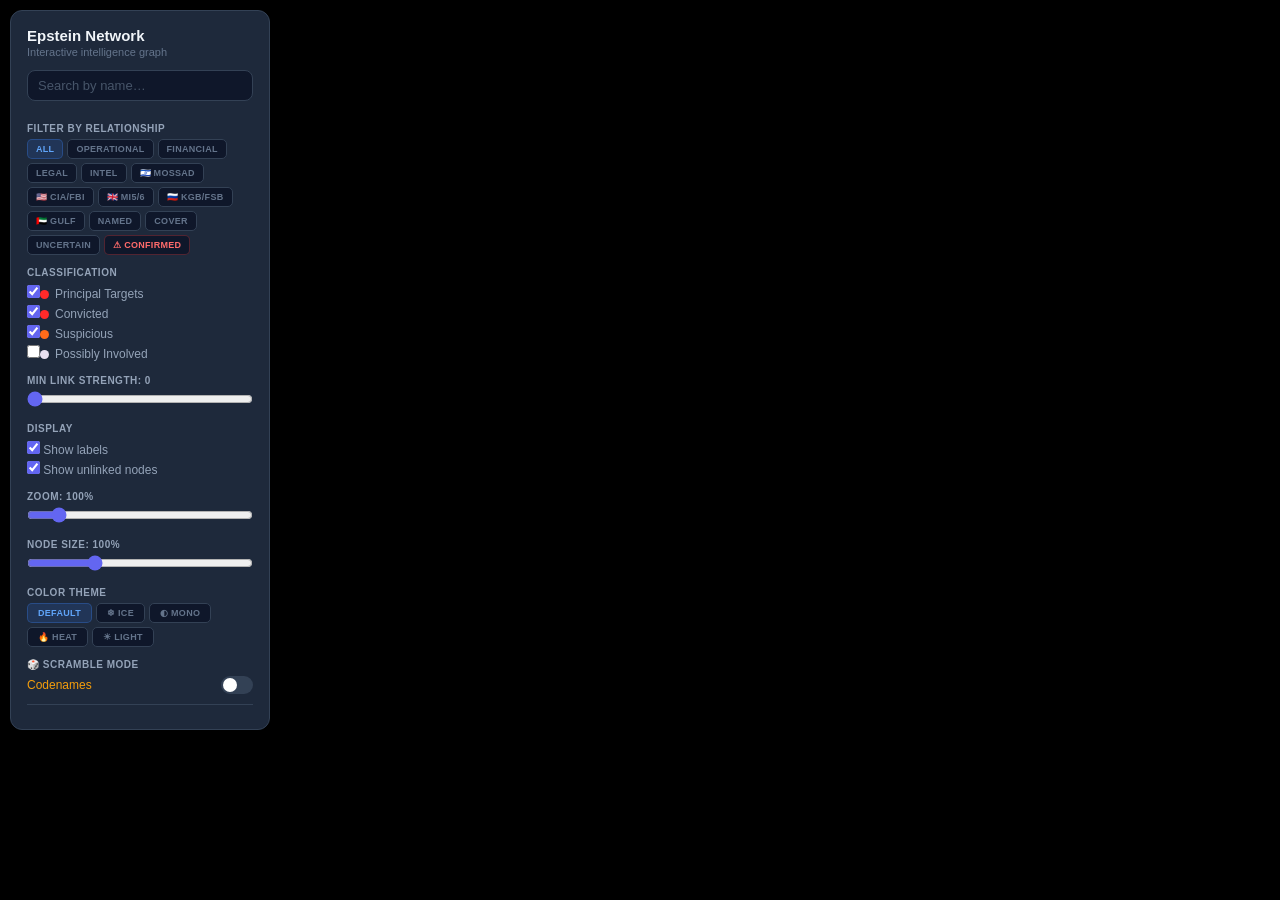
<file: index.html>
<!DOCTYPE html>
<html lang="en">
<head>
<meta charset="UTF-8">
<meta name="viewport" content="width=device-width, initial-scale=1">
<title>Epstein Network Graph</title>
<link rel="stylesheet" href="app.css?v=35">
</head>
<body>

<div id="controls">
  <h1 id="ctrl-title">Epstein Network</h1>
  <div class="sub" id="ctrl-sub">Interactive intelligence graph</div>
  <input type="text" id="search" placeholder="Search by name…">

  <h2 id="ctrl-filter-h">Filter by relationship</h2>
  <div class="cat-buttons" id="cat-buttons">
    <button class="cat-btn active"  data-cat="all">All</button>
    <button class="cat-btn"         data-cat="operational">Operational</button>
    <button class="cat-btn"         data-cat="financial">Financial</button>
    <button class="cat-btn"         data-cat="legal">Legal</button>
    <button class="cat-btn"         data-cat="intel">Intel</button>
    <button class="cat-btn"         data-cat="intel_il">🇮🇱 Mossad</button>
    <button class="cat-btn"         data-cat="intel_us">🇺🇸 CIA/FBI</button>
    <button class="cat-btn"         data-cat="intel_uk">🇬🇧 MI5/6</button>
    <button class="cat-btn"         data-cat="intel_ru">🇷🇺 KGB/FSB</button>
    <button class="cat-btn"         data-cat="intel_ae">🇦🇪 Gulf</button>
    <button class="cat-btn"         data-cat="named">Named</button>
    <button class="cat-btn"         data-cat="cover">Cover</button>
    <button class="cat-btn"         data-cat="uncertain">Uncertain</button>
    <button class="cat-btn conf-btn" data-cat="confirmed">⚠ Confirmed</button>
  </div>

  <h2>Classification</h2>
  <label><input type="checkbox" class="tf" value="center"    checked><span class="dot dot-center"    style="background:#ff2a2a"></span>Principal Targets</label>
  <label><input type="checkbox" class="tf" value="convicted" checked><span class="dot dot-convicted" style="background:#ff2a2a"></span>Convicted</label>
  <label><input type="checkbox" class="tf" value="suspicious" checked><span class="dot dot-suspicious" style="background:#ff6b1a"></span>Suspicious</label>
  <label><input type="checkbox" class="tf" value="possibly"><span class="dot dot-possibly" style="background:#e8e0f0"></span>Possibly Involved</label>

  <h2>Min link strength: <span id="sv">0</span></h2>
  <input type="range" id="str" min="0" max="1" step="0.1" value="0">

  <h2>Display</h2>
  <label><input type="checkbox" id="labels" checked> Show labels</label>
  <label><input type="checkbox" id="orphans" checked> Show unlinked nodes</label>

  <h2>Zoom: <span id="zv">100</span>%</h2>
  <input type="range" id="zoom-slider" min="10" max="800" step="1" value="100">

  <h2>Node Size: <span id="nsv">100</span>%</h2>
  <input type="range" id="node-size-slider" min="20" max="300" step="5" value="100">

  <h2>Color Theme</h2>
  <div class="theme-row" id="theme-buttons">
    <button class="theme-btn active" data-theme="default">Default</button>
    <button class="theme-btn"        data-theme="ice">❄ Ice</button>
    <button class="theme-btn"        data-theme="mono">◐ Mono</button>
    <button class="theme-btn"        data-theme="heat">🔥 Heat</button>
    <button class="theme-btn"        data-theme="light">☀ Light</button>
  </div>

  <h2>🎲 Scramble Mode</h2>
  <div id="scramble-row">
    <label style="color:#f59e0b;font-size:12px">Codenames</label>
    <input type="checkbox" id="scramble-toggle">
  </div>

  <div id="stats"></div>
</div>

<div id="tip"></div>

<div id="dos">
  <div class="cls-banner" id="dos-banner">NETWORK INTELLIGENCE DOSSIER — RESTRICTED</div>
  <div id="dos-hdr">
    <button id="dos-x">✕</button>
    <div id="dos-name"></div>
    <div id="dos-role"></div>
    <div style="display:flex;gap:5px;flex-wrap:wrap;align-items:center;margin-top:6px">
      <span id="dos-status"></span>
      <span id="dos-nw"></span>
    </div>
  </div>
  <div id="dos-body"></div>
</div>

<canvas id="graph"></canvas>

<script src="https://d3js.org/d3.v7.min.js"></script>
<script src="list.js?v=35"></script>
<script src="list2.js?v=35"></script>
<script src="dates.js?v=4"></script>
<script src="writeups.js?v=4"></script>
<script src="app.js?v=35"></script>
</body>
</html>
</file>
<file: app.css>
/* ═══════════════════════════════════════════════════════
   DESIGN TOKENS
   Theme-aware CSS custom properties. Dark-mode defaults;
   body.light-mode overrides flip the values.
   ═══════════════════════════════════════════════════════ */
:root {
  --bg:             #0f172a;
  --bg-panel:       #1e293b;
  --bg-inset:       #0f172a;   /* inputs, li items, close-btn bg */
  --border:         #334155;
  --text-h:         #f1f5f9;
  --text-body:      #cbd5e1;
  --text-sub:       #94a3b8;
  --text-dim:       #64748b;
  --text-label:     #475569;
  --accent:         #6366f1;
  --accent-alt:     #818cf8;   /* dossier section headings */
  --btn-act-bg:     rgba(59,130,246,0.15);
  --btn-act-c:      #60a5fa;
  --btn-act-b:      rgba(59,130,246,0.3);
  --scrollbar:      #334155;
  --grid:           rgba(148,163,184,0.04);
  --ds-h-border:    #1e293b;
  --li-hover-bg:    #1e293b;
  --li-hover-b:     #818cf8;
  --nw-bg:          rgba(34,197,94,0.1);
  --nw-c:           #4ade80;
  --nw-border:      rgba(34,197,94,0.2);
}

body.light-mode {
  --bg:             #f8fafc;
  --bg-panel:       #ffffff;
  --bg-inset:       #f8fafc;
  --border:         #e2e8f0;
  --text-h:         #0f172a;
  --text-body:      #475569;
  --text-sub:       #64748b;
  --text-dim:       #94a3b8;
  --text-label:     #475569;
  --accent:         #3b82f6;
  --accent-alt:     #3b82f6;
  --btn-act-bg:     rgba(59,130,246,0.08);
  --btn-act-c:      #2563eb;
  --btn-act-b:      rgba(59,130,246,0.3);
  --scrollbar:      #cbd5e1;
  --grid:           rgba(148,163,184,0.08);
  --ds-h-border:    #f1f5f9;
  --li-hover-bg:    #f1f5f9;
  --li-hover-b:     #3b82f6;
  --nw-bg:          rgba(34,197,94,0.06);
  --nw-c:           #16a34a;
  --nw-border:      rgba(34,197,94,0.15);
}

/* ═══════════════════════════════════════════════════════
   RESET & BASE
   ═══════════════════════════════════════════════════════ */
* { margin: 0; padding: 0; box-sizing: border-box; }

body {
  background: var(--bg);
  font-family: -apple-system, BlinkMacSystemFont, 'Segoe UI', sans-serif;
  overflow: hidden;
  color: var(--text-body);
  background-image:
    linear-gradient(var(--grid) 1px, transparent 1px),
    linear-gradient(90deg, var(--grid) 1px, transparent 1px);
  background-size: 40px 40px;
}

/* ═══════════════════════════════════════════════════════
   CONTROLS PANEL
   ═══════════════════════════════════════════════════════ */
#controls {
  position: fixed;
  top: 10px;
  left: 10px;
  background: var(--bg-panel);
  border: 1px solid var(--border);
  border-radius: 12px;
  padding: 16px;
  z-index: 10;
  width: 260px;
  max-height: 95vh;
  overflow-y: auto;
  box-shadow: 0 4px 6px -1px rgba(0,0,0,0.3);
}

body.light-mode #controls { box-shadow: 0 4px 12px -1px rgba(0,0,0,0.08); }

#controls::-webkit-scrollbar       { width: 4px; }
#controls::-webkit-scrollbar-thumb { background: var(--scrollbar); border-radius: 2px; }

#controls h1 {
  font-size: 15px;
  color: var(--text-h);
  margin-bottom: 2px;
  font-weight: 700;
}

#controls .sub {
  font-size: 11px;
  color: var(--text-dim);
  margin-bottom: 12px;
}

body.light-mode #controls .sub { color: var(--text-dim); }

#controls h2 {
  font-size: 10px;
  color: var(--text-sub);
  margin: 12px 0 5px;
  text-transform: uppercase;
  letter-spacing: 0.5px;
  font-weight: 600;
}

#controls label {
  display: block;
  font-size: 12px;
  padding: 2px 0;
  cursor: pointer;
  color: var(--text-sub);
}

#controls label:hover               { color: var(--text-h); }
body.light-mode #controls label     { color: #475569; }
body.light-mode #controls label:hover { color: var(--text-h); }

/* ═══════════════════════════════════════════════════════
   SEARCH
   ═══════════════════════════════════════════════════════ */
#search {
  width: 100%;
  padding: 7px 10px;
  background: var(--bg-inset);
  border: 1px solid var(--border);
  border-radius: 8px;
  color: var(--text-h);
  font-size: 13px;
  margin-bottom: 10px;
  font-family: inherit;
  outline: none;
}

#search:focus        { border-color: var(--accent); }
#search::placeholder { color: var(--text-label); }

/* ═══════════════════════════════════════════════════════
   FORM CONTROLS
   ═══════════════════════════════════════════════════════ */
.dot {
  display: inline-block;
  width: 9px;
  height: 9px;
  border-radius: 50%;
  margin-right: 6px;
  vertical-align: middle;
}

#controls input[type=range]    { width: 100%; accent-color: var(--accent); }
#controls input[type=checkbox] { accent-color: var(--accent); }

/* ═══════════════════════════════════════════════════════
   STATS
   ═══════════════════════════════════════════════════════ */
#stats {
  font-size: 11px;
  color: var(--text-label);
  margin-top: 10px;
  border-top: 1px solid var(--border);
  padding-top: 8px;
  line-height: 1.6;
}

body.light-mode #stats { color: #94a3b8; }

/* ═══════════════════════════════════════════════════════
   CATEGORY & THEME BUTTONS
   ═══════════════════════════════════════════════════════ */
.cat-buttons {
  display: flex;
  gap: 4px;
  flex-wrap: wrap;
  margin-bottom: 8px;
}

.cat-btn, .theme-btn {
  padding: 4px 8px;
  border-radius: 5px;
  font-size: 9px;
  font-weight: 600;
  border: 1px solid var(--border);
  background: var(--bg-inset);
  color: #64748b; /* same value in both themes */
  cursor: pointer;
  text-transform: uppercase;
  letter-spacing: 0.3px;
}

.theme-btn { padding: 4px 10px; }

.cat-btn:hover, .theme-btn:hover     { background: rgba(255,255,255,0.06); }

body.light-mode .cat-btn:hover,
body.light-mode .theme-btn:hover     { background: #f1f5f9; }

.cat-btn.active, .theme-btn.active {
  background: var(--btn-act-bg);
  color: var(--btn-act-c);
  border-color: var(--btn-act-b);
}

/* Confirmed / warning button overrides */
.conf-btn                        { border-color: rgba(239,68,68,0.3)  !important; color: #ff6b6b           !important; }
.conf-btn.active                 { background:   rgba(239,68,68,0.2)  !important; color: #ff4444           !important; border-color: rgba(239,68,68,0.5) !important; }
body.light-mode .conf-btn        { color: #ef4444 !important; }
body.light-mode .conf-btn.active { background: rgba(239,68,68,0.08)   !important; color: #dc2626           !important; border-color: rgba(239,68,68,0.3) !important; }

.theme-row { display: flex; gap: 4px; flex-wrap: wrap; margin-top: 4px; }

/* ═══════════════════════════════════════════════════════
   TOOLTIP
   ═══════════════════════════════════════════════════════ */
#tip {
  position: fixed;
  top: 0;
  left: 0;
  background: var(--bg-panel);
  border: 1px solid var(--border);
  border-radius: 10px;
  padding: 12px;
  font-size: 12px;
  max-width: 340px;
  pointer-events: none;
  display: none;
  z-index: 20;
  line-height: 1.6;
  color: var(--text-body);
  box-shadow: 0 10px 15px -3px rgba(0,0,0,0.4);
}

body.light-mode #tip { box-shadow: 0 10px 25px -3px rgba(0,0,0,0.1); }

#tip .name  { font-size: 14px; font-weight: 700; margin-bottom: 3px; color: var(--text-h); }
#tip .lbl   { color: var(--text-dim); font-size: 10px; text-transform: uppercase; letter-spacing: 0.3px; font-weight: 600; }
#tip .hint  { margin-top: 6px; color: var(--text-label); font-size: 10px; font-style: italic; }

/* ═══════════════════════════════════════════════════════
   DOSSIER PANEL
   ═══════════════════════════════════════════════════════ */
#dos {
  position: fixed;
  top: 0;
  right: 0;
  width: 500px;
  height: 100vh;
  background: var(--bg-panel);
  border-left: 1px solid var(--border);
  z-index: 30;
  overflow-y: auto;
  font-size: 13px;
  color: var(--text-body);
  box-shadow: -20px 0 60px rgba(0,0,0,0.4);
  transform: translateX(500px);
  transition: transform 0.3s cubic-bezier(0.4,0,0.2,1);
}

#dos.open                { transform: translateX(0); }
body.light-mode #dos     { box-shadow: -10px 0 40px rgba(0,0,0,0.06); }

#dos-hdr {
  background: var(--bg-panel);
  padding: 22px 26px 18px;
  border-bottom: 1px solid var(--border);
  position: sticky;
  top: 0;
  z-index: 2;
}

#dos-x {
  position: absolute;
  top: 14px;
  right: 18px;
  background: var(--bg-inset);
  border: none;
  color: var(--text-dim);
  font-size: 15px;
  width: 34px;
  height: 34px;
  border-radius: 8px;
  cursor: pointer;
  display: flex;
  align-items: center;
  justify-content: center;
}

#dos-x:hover                  { background: var(--border); color: var(--text-h); }
body.light-mode #dos-x        { background: #f1f5f9; color: var(--text-sub); }
body.light-mode #dos-x:hover  { background: var(--border); color: var(--text-h); }

#dos-name    { font-size: 22px; font-weight: 800; margin-bottom: 2px; color: var(--text-h); }
#dos-role    { font-size: 13px; color: var(--text-sub); margin-bottom: 6px; }

#dos-status {
  display: inline-block;
  margin-right: 5px;
  padding: 3px 10px;
  border-radius: 6px;
  font-size: 10px;
  font-weight: 700;
  letter-spacing: 0.5px;
}

#dos-nw {
  display: inline-block;
  padding: 3px 10px;
  border-radius: 6px;
  font-size: 10px;
  font-weight: 600;
  background: var(--nw-bg);
  color: var(--nw-c);
  border: 1px solid var(--nw-border);
}

#dos-body { padding: 22px 26px 48px; }

.cls-banner {
  text-align: center;
  padding: 7px;
  font-size: 9px;
  letter-spacing: 2px;
  font-weight: 700;
  background: var(--bg-inset);
  color: var(--text-label);
  border-bottom: 1px solid var(--border);
}

body.light-mode .cls-banner { color: #94a3b8; }

/* ─── dossier content ─── */
.ds { margin-bottom: 22px; }

.ds h3 {
  font-size: 11px;
  text-transform: uppercase;
  letter-spacing: 1px;
  color: var(--accent-alt);
  margin-bottom: 9px;
  padding-bottom: 5px;
  border-bottom: 2px solid var(--ds-h-border);
  font-weight: 700;
}

.ds p { color: var(--text-sub); line-height: 1.8; font-size: 13px; }
body.light-mode .ds p { color: #475569; }

.df { margin-bottom: 7px; }
.df .fl { color: var(--text-label); font-size: 10px; text-transform: uppercase; letter-spacing: 0.5px; font-weight: 600; }
.df .fv { color: var(--text-body); margin-top: 2px; font-weight: 500; }
body.light-mode .df .fv { color: #1e293b; }

/* callout blocks */
.cal {
  background: rgba(245,158,11,0.08);
  border-left: 3px solid #f59e0b;
  padding: 11px 14px;
  border-radius: 0 8px 8px 0;
  margin: 10px 0;
  font-size: 12px;
  color: #fbbf24;
  line-height: 1.7;
}

body.light-mode .cal       { background: rgba(245,158,11,0.05); color: #b45309; }

.cal.red                   { background: rgba(239,68,68,0.08);   border-left-color: #ef4444; color: #fca5a5; }
body.light-mode .cal.red   { background: rgba(239,68,68,0.04);   color: #dc2626; }

.cal.blue                  { background: rgba(59,130,246,0.08);  border-left-color: #3b82f6; color: #93c5fd; }
body.light-mode .cal.blue  { background: rgba(59,130,246,0.04);  color: #2563eb; }

.cal.gray                  { background: rgba(100,116,139,0.08); border-left-color: #64748b; color: #94a3b8; }
body.light-mode .cal.gray  { background: rgba(100,116,139,0.04); color: #64748b; }

/* connections list */
.cl { list-style: none; padding: 0; }

.cl li {
  padding: 9px 11px;
  margin-bottom: 3px;
  background: var(--bg-inset);
  border-radius: 8px;
  border-left: 3px solid var(--border);
  cursor: pointer;
  display: flex;
  justify-content: space-between;
  align-items: center;
  transition: background 0.12s, border-left-color 0.12s, transform 0.12s;
}

.cl li:hover {
  background: var(--li-hover-bg);
  border-left-color: var(--li-hover-b);
  transform: translateX(2px);
}

.cn                    { color: var(--text-body); font-size: 12px; font-weight: 500; }
body.light-mode .cn    { color: #1e293b; }

.cs { font-size: 10px; padding: 3px 7px; border-radius: 20px; font-weight: 700; }
.sh                    { background: rgba(239,68,68,0.12);     color: #ef4444; }
.sm                    { background: rgba(251,146,60,0.12);    color: #fb923c; }
.sl                    { background: rgba(100,116,139,0.12);   color: #64748b; }
body.light-mode .sh    { background: rgba(239,68,68,0.08);     color: #dc2626; }
body.light-mode .sm    { background: rgba(251,146,60,0.08);    color: #ea580c; }
body.light-mode .sl    { background: rgba(100,116,139,0.08);   color: #64748b; }

.tb {
  display: inline-block;
  padding: 5px 14px;
  border-radius: 8px;
  font-size: 13px;
  font-weight: 800;
  letter-spacing: 1.5px;
}

.ctag {
  display: inline-block;
  padding: 3px 9px;
  border-radius: 20px;
  font-size: 10px;
  font-weight: 600;
  background: var(--bg-inset);
  color: var(--text-sub);
  border: 1px solid var(--border);
  margin: 2px;
}

body.light-mode .ctag { color: #475569; }

/* ═══════════════════════════════════════════════════════
   CANVAS
   ═══════════════════════════════════════════════════════ */
#graph { display: block; position: fixed; top: 0; left: 0; }

/* ═══════════════════════════════════════════════════════
   SCRAMBLE TOGGLE
   ═══════════════════════════════════════════════════════ */
#scramble-row {
  display: flex;
  align-items: center;
  gap: 8px;
  margin-top: 6px;
}

#scramble-row label { margin: 0; flex: 1; }

#scramble-toggle {
  appearance: none;
  width: 32px;
  height: 18px;
  background: var(--border);
  border-radius: 9px;
  cursor: pointer;
  position: relative;
  transition: background 0.2s;
  flex-shrink: 0;
}

#scramble-toggle:checked           { background: #f59e0b; }

#scramble-toggle::after {
  content: '';
  position: absolute;
  width: 14px;
  height: 14px;
  background: #fff;
  border-radius: 50%;
  top: 2px;
  left: 2px;
  transition: left 0.2s;
}

#scramble-toggle:checked::after    { left: 16px; }
</file>
